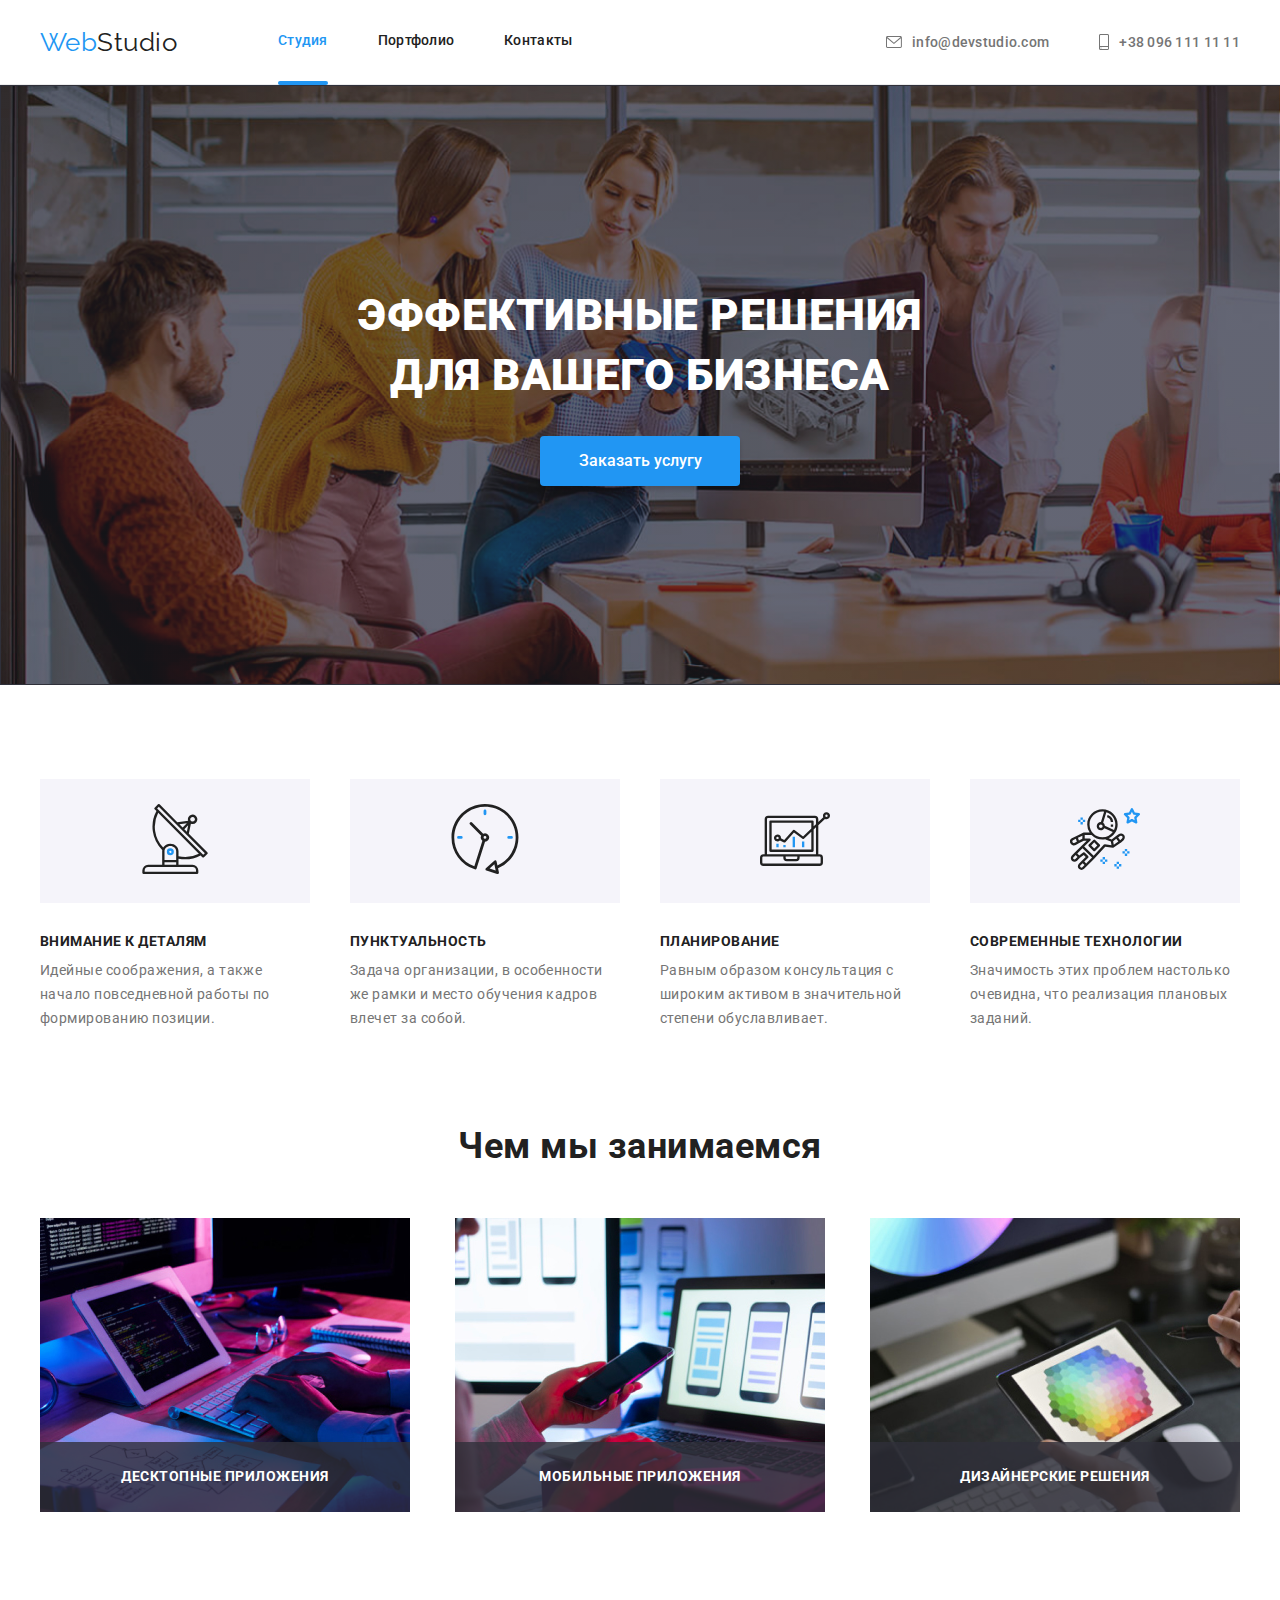
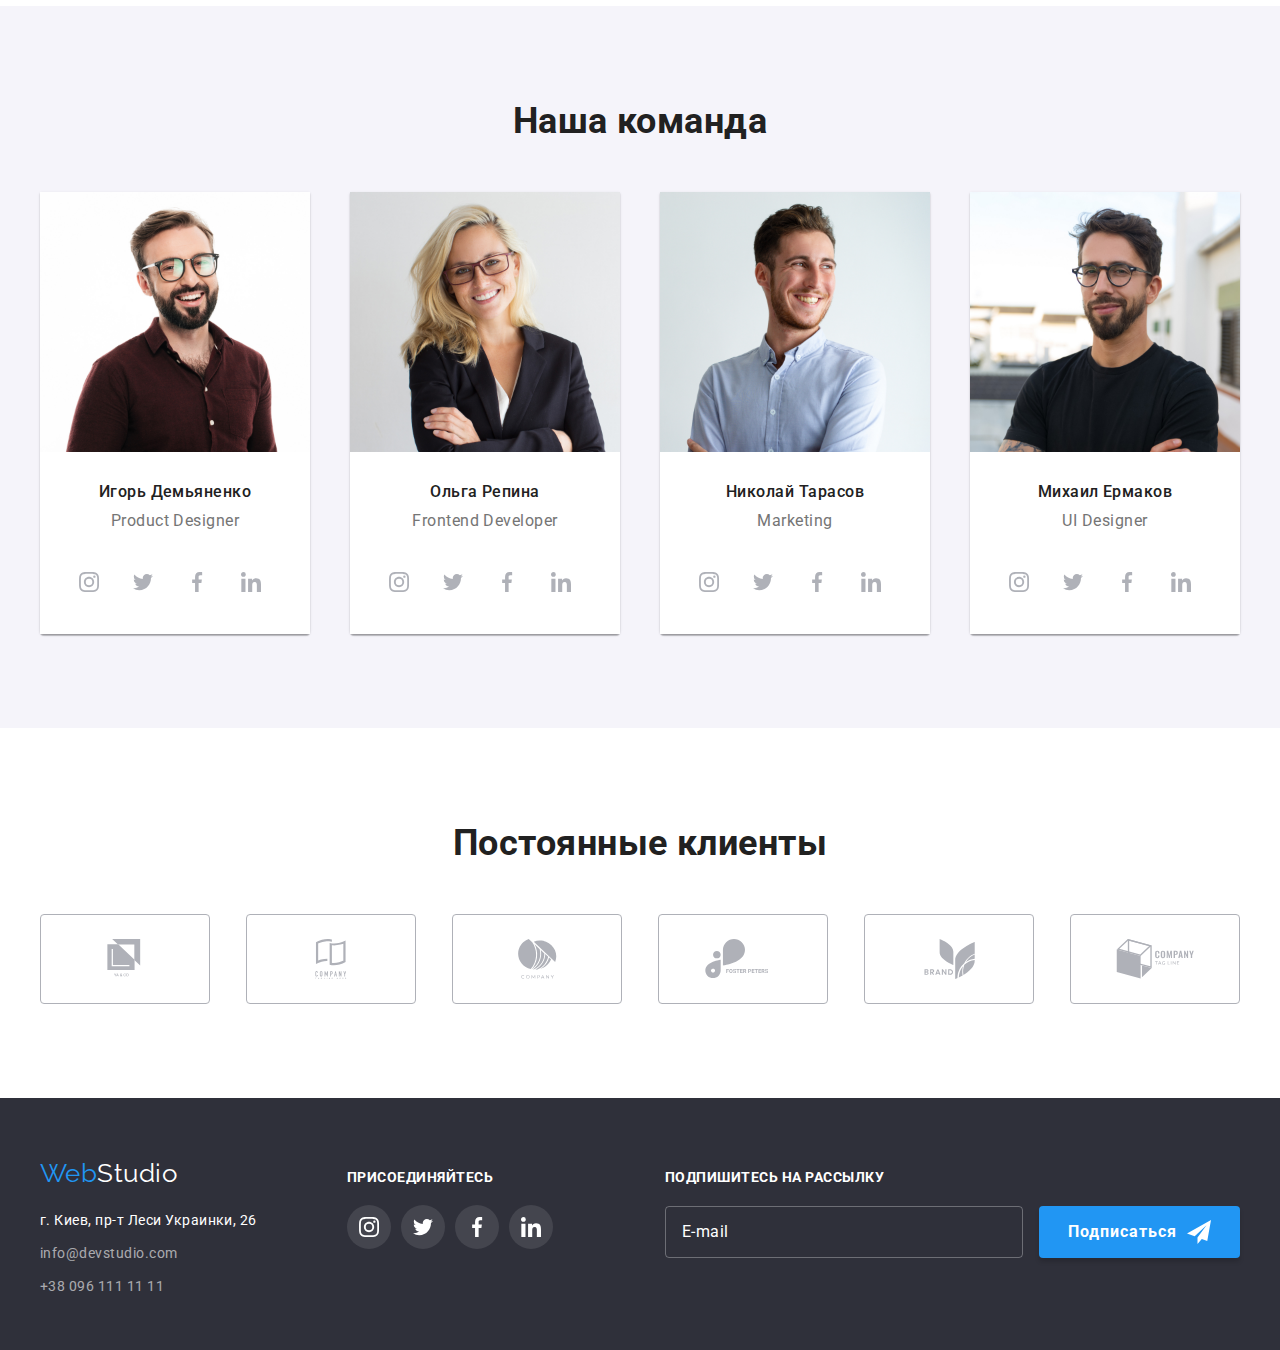
<file: index.html>
<!DOCTYPE html>
<html lang="ru">
    <head>
        <meta charset="UTF-8">
        <meta name="viewport" content="width=device-width, initial-scale=1.0">
        <title>Document</title>
        <link rel="preconnect" href="https://fonts.gstatic.com">
        <link rel="stylesheet" href="https://cdnjs.cloudflare.com/ajax/libs/animate.css/4.1.1/animate.min.css"/>
        <link href="https://fonts.googleapis.com/css2?family=Oleo+Script&family=Raleway:wght@700&family=Roboto:wght@400;500;700;900&display=swap" rel="stylesheet">
        <link rel="stylesheet" href="https://cdnjs.cloudflare.com/ajax/libs/modern-normalize/1.0.0/modern-normalize.min.css">
        <link rel="stylesheet" href="./css/main.min.css">
    </head>
    <body>
        <header class="header line">
            <div class="container">
                <nav class="site-nav">
                    <a href="./index.html" class="logo" aria-label="логотип сайта" lang="en"><span class="logo-accent">Web</span>Studio</a>
                    <ul class="site-nav-list">
                        <li class="item"><a href="./index.html" class="site-nav-link current">Студия</a></li>
                        <li class="item"><a href="./portfolio.html" class="site-nav-link">Портфолио</a></li>
                        <li class="item"><a href="" class="site-nav-link">Контакты</a></li>
                    </ul>
                    <ul class="site-nav-list-address">
                        <li class="item">
                            <a href="info@devstudio.com" class="site-nav-link mail">
                                <svg class="mail-svg" width="16px" height="12px">
                                    <use href="./images/sprite.svg#icon-envelope-hover"></use>
                                </svg>
                            info@devstudio.com </a>
                        </li>
                        <li class="item">
                            <a href="mailto:tel:+380961111111" class="site-nav-link number">
                                <svg class="number-svg" width="10px" height="16px">
                                    <use href="./images/sprite.svg#icon-smartphone"></use>
                                </svg>
                            +38 096 111 11 11
                            </a>
                        </li>
                    </ul>  
                </nav>
            </div>
        </header>
        
        <main>
            <section class="hero">
                <div class="container hero-box">
                    <h1 class="hero-title">ЭФФЕКТИВНЫЕ РЕШЕНИЯ <br> ДЛЯ ВАШЕГО БИЗНЕСА</h1>
                        <button type="button" class="button-one" data-modal-open>Заказать услугу</button>
                </div>
                
            </section>
            
            <section class="section-skills">
                <div class="container feature-item">
                    <ul class="feature-list">
                        <li class="item">
                            <div class="section-skills__background">
                                <svg width="70px" height="70px">
                                    <use href="./images/sprite.svg#icon-antenna-1"></use>
                                </svg>
                            </div>
                            <h2 class="section-title">Внимание к деталям</h2>
                            <p class="text">
                                Идейные соображения, а также начало повседневной работы по формированию позиции.
                            </p>
                        </li>
                        <li class="item">
                            <div class="section-skills__background">
                                <svg width="70px" height="70px">
                                    <use href="./images/sprite.svg#icon-clock-1-1"></use>
                                </svg>
                            </div>
                            <h2 class="section-title">Пунктуальность</h2>
                            <p class="text">
                                Задача организации, в особенности же рамки и место обучения кадров влечет за собой.  
                            </p>
                        </li> 
                        <li class="item">
                            <div class="section-skills__background">
                                <svg width="70px" height="70px">
                                    <use href="./images/sprite.svg#icon-diagram-1"></use>
                                </svg>
                            </div>
                            <h2 class="section-title">Планирование</h2>
                            <p class="text">
                                Равным образом консультация с широким активом в значительной степени обуславливает. 
                            </p>
                        </li>
                        <li class="item">
                            <div class="section-skills__background">
                                <svg width="70px" height="70px">
                                    <use href="./images/sprite.svg#icon-astronaut-1"></use>
                                </svg>
                            </div>
                            <h2 class="section-title">Современные технологии</h2>
                            <p class="text">
                                Значимость этих проблем настолько очевидна, что реализация плановых заданий.
                            </p>
                        </li>
                    </ul>
                </div>
            </section>
            <section class="section-images">
                <div class="container">
                    <h2 class="section-images-title">Чем мы занимаемся</h2>
                    <ul class="activity-list">
                        <li class="section-images-link">
                            <img 
                            src="images/img.1.jpg" 
                            alt="Десктопные приложения"
                            width="370"
                            height="294">
                            <p class="position">Десктопные приложения</p>
                        </li>
                        <li class="section-images-link">
                            <img 
                            src="images/img.2.jpg" 
                            alt="Мобильные приложения"
                            width="370"
                            height="294">
                            <p class="position">Мобильные приложения</p>
                        </li>
                        <li class="section-images-link">
                            <img 
                            src="images/img.3.jpg"alt="Дизайнерские решения"
                            width="370"
                            height="294">
                            <p class="position">Дизайнерские решения</p>
                        </li>
                    </ul>  
                </div>
            </section> 
            <section class="section-team">
                <div class="container">
                    <h2 class="section-team-title">Наша команда</h2>
                    <ul class="team-list"> 
                        <li class="team-list-link">
                            <img src="images/img1.jpg" alt="Игорь Демьяненко"
                            width="270"
                            height="260">
                            <div class="team-title-info" >
                                <h3 class="team-title-name">Игорь Демьяненко</h3>
                                <p class="team-title-skills">
                                    <span lang="en">Product Designer</span>
                                </p>
                                <ul class="team-icon">
                                    <li class="svg-list-link">
                                        <a href="" class="svg-list-item team"> 
                                            <svg class="svg-list-icon team">
                                                <use href="./images/sprite.svg#icon-instagram-2"></use>
                                            </svg>
                                        </a>
                                    </li>
                                    <li class="svg-list-link">
                                        <a href="" class="svg-list-item team"> 
                                            <svg class="svg-list-icon team">
                                                <use href="./images/sprite.svg#icon-twitter-1"></use>
                                            </svg>
                                        </a>
                                    </li>
                                    <li class="svg-list-link">
                                        <a href="" class="svg-list-item team"> 
                                            <svg class="svg-list-icon team">
                                                <use href="./images/sprite.svg#icon-facebook-1"></use>
                                            </svg >
                                        </a>
                                    </li>
                                    <li class="svg-list-link"> 
                                        <a href="" class="svg-list-item team"> 
                                            <svg class="svg-list-icon team">
                                                <use href="./images/sprite.svg#icon-linkedin-1"></use>
                                            </svg>
                                        </a>
                                    </li>  
                                </ul>
                            </div>
                        </li>
                        <li class="team-list-link">
                            <img src="images/img2.jpg" alt="Ольга Репина"
                            width="270"
                            height="260">
                            <div class="team-title-info" >
                                <h3 class="team-title-name">Ольга Репина</h3>
                                <p class="team-title-skills">
                                    <span lang="en">Frontend Developer</span>
                                </p>
                                <ul class="team-icon">
                                    <li class="svg-list-link">
                                        <a href="" class="svg-list-item team"> 
                                            <svg class="svg-list-icon team">
                                                <use href="./images/sprite.svg#icon-instagram-2"></use>
                                            </svg>
                                        </a>
                                    </li>
                                    <li class="svg-list-link">
                                        <a href="" class="svg-list-item team"> 
                                            <svg class="svg-list-icon team">
                                                <use href="./images/sprite.svg#icon-twitter-1"></use>
                                            </svg>
                                        </a>
                                    </li>
                                    <li class="svg-list-link">
                                        <a href="" class="svg-list-item team"> 
                                            <svg class="svg-list-icon team">
                                                <use href="./images/sprite.svg#icon-facebook-1"></use>
                                            </svg >
                                        </a>
                                    </li>
                                    <li class="svg-list-link"> 
                                        <a href="" class="svg-list-item team"> 
                                            <svg class="svg-list-icon team">
                                                <use href="./images/sprite.svg#icon-linkedin-1"></use>
                                            </svg>
                                        </a>
                                    </li>  
                                </ul>
                            </div>
                        </li>
                        <li class="team-list-link">
                            <img src="images/img3.jpg" alt="Николай Тарасов"
                            width="270"
                            height="260">
                            <div class="team-title-info" >
                                <h3 class="team-title-name">Николай Тарасов</h3>
                                <p class="team-title-skills">
                                    <span lang="en">Marketing</span>
                                </p>
                                <ul class="team-icon">
                                    <li class="svg-list-link">
                                        <a href="" class="svg-list-item team"> 
                                            <svg class="svg-list-icon team">
                                                <use href="./images/sprite.svg#icon-instagram-2"></use>
                                            </svg>
                                        </a>
                                    </li>
                                    <li class="svg-list-link">
                                        <a href="" class="svg-list-item team"> 
                                            <svg class="svg-list-icon team">
                                                <use href="./images/sprite.svg#icon-twitter-1"></use>
                                            </svg>
                                        </a>
                                    </li>
                                    <li class="svg-list-link">
                                        <a href="" class="svg-list-item team"> 
                                            <svg class="svg-list-icon team">
                                                <use href="./images/sprite.svg#icon-facebook-1"></use>
                                            </svg >
                                        </a>
                                    </li>
                                    <li class="svg-list-link"> 
                                        <a href="" class="svg-list-item team"> 
                                            <svg class="svg-list-icon team">
                                                <use href="./images/sprite.svg#icon-linkedin-1"></use>
                                            </svg>
                                        </a>
                                    </li>  
                                </ul>
                            </div>
                        </li>
                        <li class="team-list-link">
                            <img src="images/img4.jpg" alt="Михаил Ермаков"
                            width="270"
                            height="260">
                            <div class="team-title-info">
                                <h3 class="team-title-name">Михаил Ермаков</h3>
                                <p class="team-title-skills">
                                    <span lang="en">UI Designer</span>
                                </p>
                                
                                <ul class="team-icon">
                                    <li class="svg-list-link">
                                        <a href="" class="svg-list-item team"> 
                                            <svg class="svg-list-icon team">
                                                <use href="./images/sprite.svg#icon-instagram-2"></use>
                                            </svg>
                                        </a>
                                    </li>
                                    <li class="svg-list-link">
                                        <a href="" class="svg-list-item team"> 
                                            <svg class="svg-list-icon team">
                                                <use href="./images/sprite.svg#icon-twitter-1"></use>
                                            </svg>
                                        </a>
                                    </li>
                                    <li class="svg-list-link">
                                        <a href="" class="svg-list-item team"> 
                                            <svg class="svg-list-icon team">
                                                <use href="./images/sprite.svg#icon-facebook-1"></use>
                                            </svg >
                                        </a>
                                    </li>
                                    <li class="svg-list-link"> 
                                        <a href="" class="svg-list-item team"> 
                                            <svg class="svg-list-icon team">
                                                <use href="./images/sprite.svg#icon-linkedin-1"></use>
                                            </svg>
                                        </a>
                                    </li>  
                                </ul>

                            </div>
                        </li>
                    </ul>
                </div>
            </section>
            <section class="customers">
                <div class="container">
                    <h2 class="section-customers-title">Постоянные клиенты</h2>
                    <ul class="customers-list">
                        <li class="customers-list-link">
                            <a href="" class="customers-list-item"> 
                                <svg class="customers-svg" width="45" height="50">
                                    <use href="./images/sprite.svg#icon-logo-1"></use>
                                </svg>
                            </a>
                        </li>
                        <li class="customers-list-link">
                            <a href="" class="customers-list-item"> 
                                <svg class="customers-svg" width="40" height="50">
                                    <use href="./images/sprite.svg#icon-logo-2"></use>
                                </svg>
                            </a>
                        </li>
                        <li class="customers-list-link">
                            <a href="" class="customers-list-item"> 
                                <svg class="customers-svg" width="41" height="43">
                                    <use href="./images/sprite.svg#icon-logo-3"></use>
                                </svg>
                            </a>
                        </li>
                        <li class="customers-list-link">
                            <a href="" class="customers-list-item"> 
                                <svg class="customers-svg" width="79.66" height="y">
                                    <use href="./images/sprite.svg#icon-logo-4"></use>
                                </svg>
                            </a>
                        </li>
                        <li class="customers-list-link">
                            <a href="" class="customers-list-item"> 
                                <svg class="customers-svg" width="59" height="47">
                                    <use href="./images/sprite.svg#icon-logo-5"></use>
                                </svg>
                            </a>
                        </li>
                        <li class="customers-list-link"> 
                            <a href="" class="customers-list-item"> 
                                <svg class="customers-svg" width="89px" height="46px">
                                    <use href="./images/sprite.svg#icon-logo-6"></use>
                                </svg>
                            </a>
                        </li>
                    </ul>
                </div>
            </section>
        </main>

        <footer class="footer">
            <div class="container">
                
                <address class="address-icon">
                    <div>
                        <a href="./index.html" class="logo" aria-label="логотип сайта" lang="en"><span class="logo-accent">Web</span><span class="footer-logo">Studio</span></a>
                        <ul class="footer-list-address">
                            <li class="footer-address">
                                <a href="https://goo.gl/maps/ttQcyeFYQjjGrUDe8" class="footer-list-link address">г. Киев, пр-т Леси Украинки, 26</a> 
                            </li>
                            <li class="footer-address">
                                <a href="mailto:info@devstudio.com" class="footer-list-link">info@devstudio.com</a>
                             </li>
                             <li class="footer-address">
                                <a href="tel:+380961111111" class="footer-list-link">+38 096 111 11 11</a>
                            </li>
                        </ul>
                    </div>
                    <div class="address-box">
                        <p class="join">Присоединяйтесь</p>
                        <ul class="svg-icon">
                            <li class="svg-list-link">
                                <a href="" class="svg-list-item"> 
                                    <svg class="svg-list-icon">
                                        <use href="./images/sprite.svg#icon-instagram-2"></use>
                                    </svg>
                                </a>
                            </li>
                            <li class="svg-list-link">
                                <a href="" class="svg-list-item"> 
                                    <svg class="svg-list-icon">
                                        <use href="./images/sprite.svg#icon-twitter-1"></use>
                                    </svg>
                                </a>
                            </li>
                            <li class="svg-list-link">
                                <a href="" class="svg-list-item"> 
                                    <svg class="svg-list-icon">
                                        <use href="./images/sprite.svg#icon-facebook-1"></use>
                                    </svg >
                                </a>
                            </li>
                            <li class="svg-list-link"> 
                                <a href="" class="svg-list-item"> 
                                    <svg class="svg-list-icon">
                                        <use href="./images/sprite.svg#icon-linkedin-1"></use>
                                    </svg>
                                </a>
                            </li>  
                        </ul>
                    </div>

                    <div class="footer-box">
                        <form class="footer-form">
                            <p class="footer-form-paragraph">Подпишитесь на рассылку</p>
                            <input type="email" name="email" id="email" class="e-mail" placeholder="E-mail">
                            <button type="submit" class="footer-form-button">Подписаться
                                <svg class="footer-form-icon" width="24px" height="24px">
                                    <use href="./images/sprite.svg#icon-icon-send"></use>
                                </svg>
                            </button>
                        </form>
                    </div>
                </address>
            </div>
        </footer>

        <div class="backdrop is-hidden" data-modal>
            <div class="modal animate__zoomIn">
                <button class="close-btn" data-modal-close>
                    <svg class="close-icon" width="18px" height="18px">
                        <use href="./images/sprite.svg#icon-close-black-18dp-2-1"></use>
                    </svg>
                </button>
                
                <div class="form">
                    <form action=""></form>
                        <h2 class="modal-title">Оставьте свои данные, мы вам перезвоним</h2>
                        <div>
                            <label for="name" class="form-label">
                                <span class="form-lable">Имя</span>
                                <span class="form-lable-svg">
                                    <input type="text" class="form-input" name="name" id="name"/>
                                    <svg class="form-svg" width="18px" height="18px">
                                        <use href="./images/sprite.svg#icon-person-black-18dp-1"></use>
                                    </svg>
                                </span>
                            </label>

                            <label for="tel" class="form-label">
                                <span class="form-lable">Телефон</span>
                                <span class="form-lable-svg">
                                    <input type="tel" class="form-input" name="phone" id="phone"/>
                                    <svg class="form-svg" width="18px" height="18px">
                                        <use href="./images/sprite.svg#icon-phone-black-18dp-1"></use>
                                    </svg>
                                </span>
                            </label>
                            
                        
                            <label for="mail" class="form-label">
                                <span class="form-lable">Почта</span>
                                <span class="form-lable-svg">
                                    <input type="email" class="form-input" name="mail" id="mail"/>
                                    <svg class="form-svg" width="18px" height="18px">
                                        <use href="./images/sprite.svg#icon-email-black-18dp-1-1"></use>
                                    </svg>
                                </span>
                            </label>
                            
                            
                       
                            <label class="form-label" for="comment">
                                <span class="form-lable">Комментарий</span>
                                <textarea class="form-input comment" name="comment" id="comment" rows="7" placeholder="Введите текст"></textarea>

                            </label>
                            
                        
                            <div class="form-label-checkbox">
                                <input type="checkbox" name="checkbox" value="check" id="agree"/>
                                <label class="form-label check" for="agree">
                                    Соглашаюсь с рассылкой и принимаю<a class="conditions">Условия договора</a>
                                </label>
                            </div>
                            
                            <button class="button-one form-button" type="submit">Отправить</button>
                        </div>
                    </form>

                </div>
            </div>
        </div>

        <script src="./js/modal.js"></script>
        <script src="./js/menu.js"></script>
    </body>
</html>
</file>
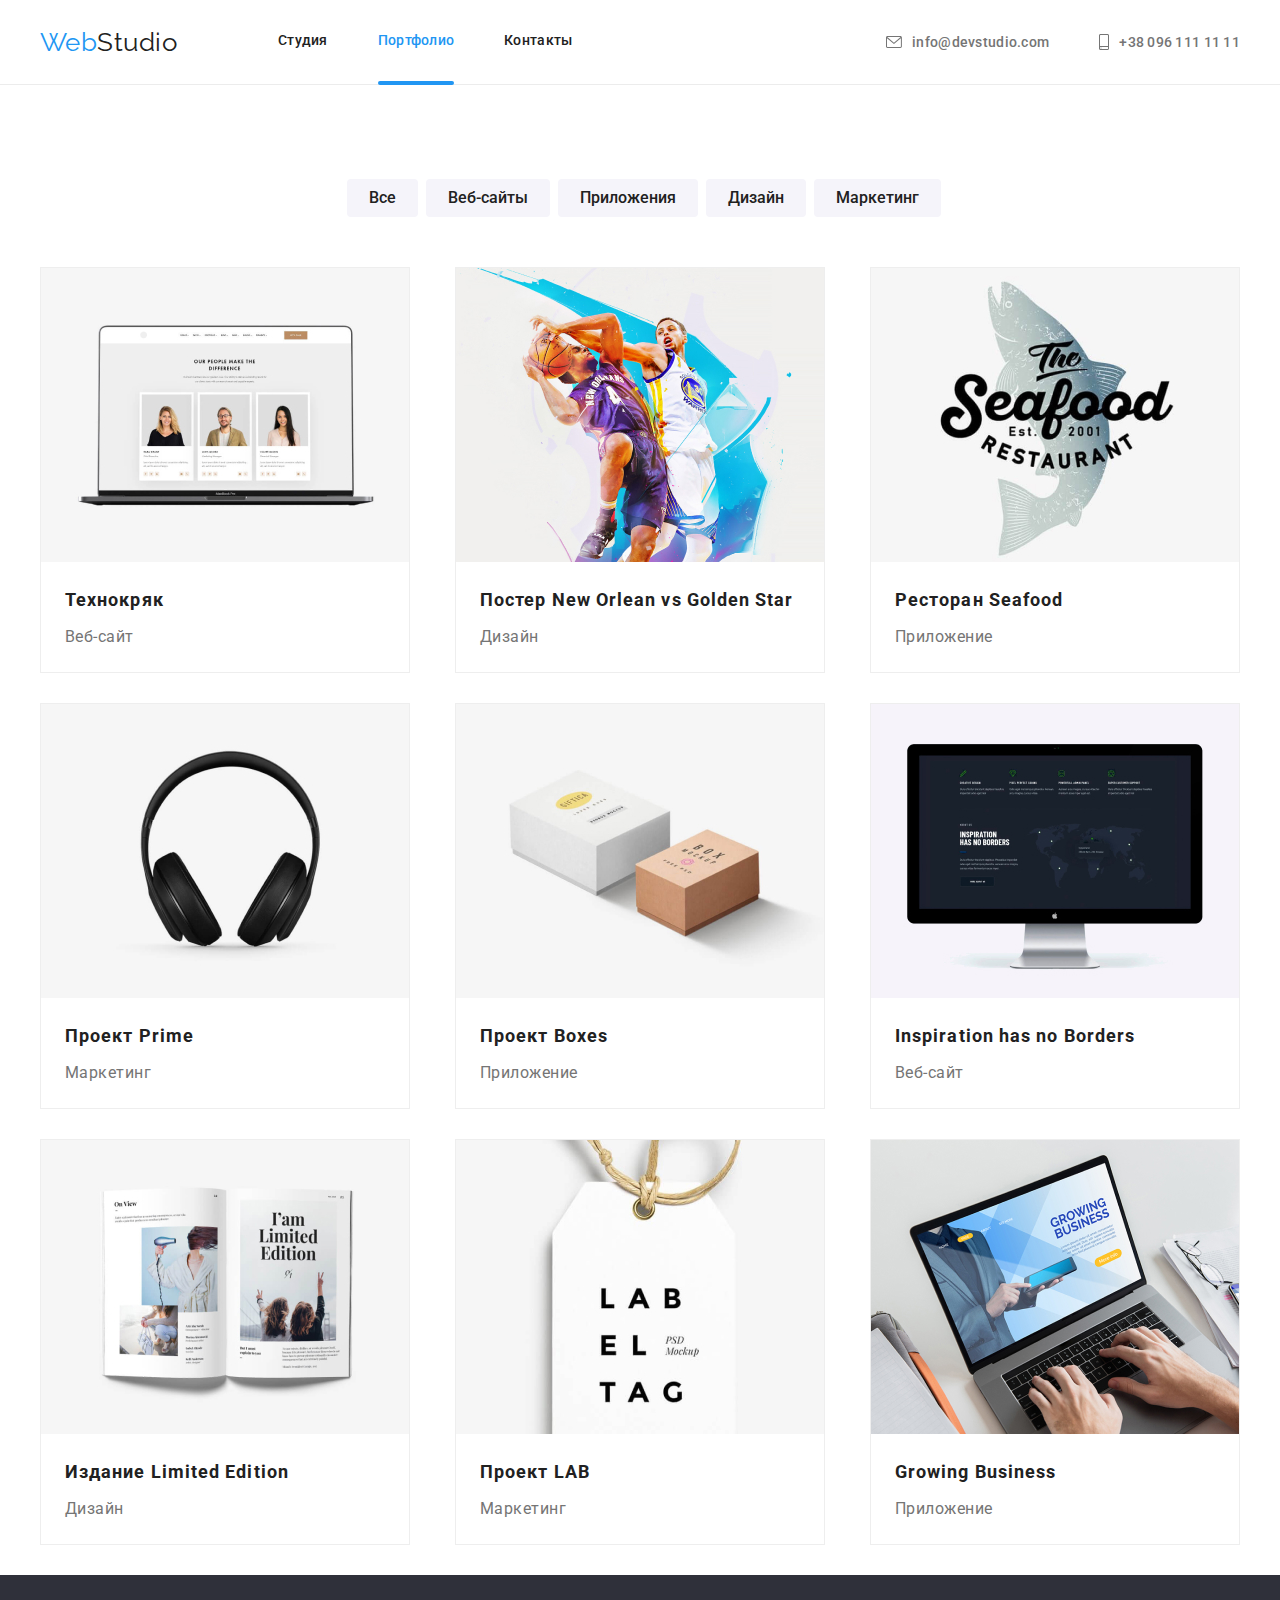
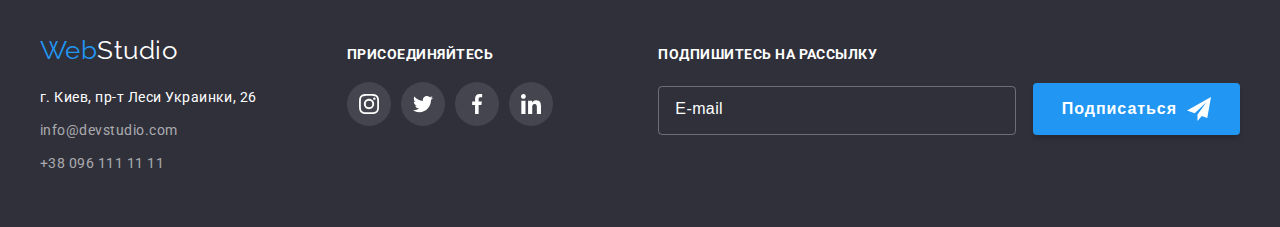
<file: portfolio.html>
<!DOCTYPE html>
<html lang="ru">
<head>
    <meta charset="UTF-8">
    <meta name="viewport" content="width=device-width, initial-scale=1.0">
    <title>Document</title>
    <link rel="preconnect" href="https://fonts.gstatic.com">
    <link href="https://fonts.googleapis.com/css2?family=Oleo+Script&family=Raleway:wght@700&family=Roboto:wght@400;500;700;900&display=swap" rel="stylesheet">
    <link href="https://cdnjs.cloudflare.com/ajax/libs/modern-normalize/1.0.0/modern-normalize.min.css">
    <link rel="stylesheet" href="./css/main.min.css">
</head>
<body>
    <header class="header line">
        <div class="container">
            <nav class="site-nav">
                <a href="./index.html" class="logo" aria-label="логотип сайта" lang="en"><span class="logo-accent">Web</span>Studio</a>
                <ul class="site-nav-list">
                    <li class="item"><a href="./index.html" class="site-nav-link">Студия</a></li>
                    <li class="item"><a href="./portfolio.html" class="site-nav-link current">Портфолио</a></li>
                    <li class="item"><a href="" class="site-nav-link">Контакты</a></li>
                </ul>
                <ul class="site-nav-list-address">
                    <li class="item">
                        <a href="info@devstudio.com" class="site-nav-link mail">
                            <svg class="mail-svg" width="16px" height="12px">
                                <use href="./images/sprite.svg#icon-envelope-hover"></use>
                            </svg>
                        info@devstudio.com </a>
                    </li>
                    <li class="item">
                        <a href="mailto:tel:+380961111111" class="site-nav-link number">
                            <svg class="number-svg" width="10px" height="16px">
                                <use href="./images/sprite.svg#icon-smartphone"></use>
                            </svg>
                        +38 096 111 11 11</a>
                    </li>
                </ul>   
            </nav>
        </div>
    </header>
    <main>
        <section>
            <h1 hidden="tru">Портфолио</h1>
            <div class="container">
                <ul class="line-button">
                    <li>
                        <button type="button" class="button primary secondary">Все</button> 
                    </li>
                    <li>
                        <button type="button" class="button primary secondary"> Веб-сайты</button> 
                    </li>
                    <li>
                        <button type="button" class="button primary secondary">Приложения</button> 
                    </li>
                    <li>
                        <button type="button" class="button primary secondary">Дизайн</button> 
                    </li>
                    <li>
                        <button type="button" class="button primary secondary">Маркетинг</button>
                    </li>
                </ul>

                <ul class="flex-container">
                    <li class="flex-element">
                        <a href="" class="portfolio-list">
                            <div class="portfolio-card">
                                <img src="images/img11.jpg" alt="Технокряк">
                                <p class="position-portfolio">Технокряк это современная площадка распространения коронавируса. Компании используют эту платформу для цифрового шпионажа и атак на защищённые сервера конкурентов.</p>
                            </div>
                            
                            <div class="portfolio-info">
                                <h2 class="force-name">Технокряк</h2>
                                <p class="force-text">Веб-сайт</p>
                            </div>
                        </a>

                    </li>

                    <li class="flex-element">
                        <a href="" class="portfolio-list">
                            <div class="portfolio-card">
                                <img src="images/img22.jpg" alt="Постер New Orlean vs Golden Star">
                                <p class="position-portfolio">Lorem ipsum dolor sit amet consectetur adipisicing elit. Sint iste laborum dignissimos omnis incidunt reprehenderit animi asperiores nulla quaerat expedita assumenda dolores, temporibus veritatis quam, aut eos? Fugit, eveniet eius.</p>
                            </div>
                            
                            <div class="portfolio-info">
                                <h2 class="force-name">Постер <span lang="en">New Orlean vs Golden Star</span></h2>
                                <p class="force-text">Дизайн</p>
                            </div>
                        </a>
                    </li>

                    <li class="flex-element">
                        <a href="" class="portfolio-list">
                            <div class="portfolio-card">
                                <img src="images/img33.jpg" alt="Ресторан Seafood">
                                <p class="position-portfolio">Lorem ipsum dolor sit amet consectetur adipisicing elit. Nemo deserunt quia vitae tenetur dolor, debitis facilis, quod ad pariatur velit cumque magni. Eaque, facere explicabo unde fugit cum impedit excepturi!</p>
                            </div>

                            <div class="portfolio-info">
                                <h2 class="force-name">Ресторан <span lang="en">Seafood</span></h2>
                                <p class="force-text">Приложение</p>
                            </div>
                        </a>
                    </li>

                    <li class="flex-element">
                        <a href="" class="portfolio-list">
                            <div class="portfolio-card">
                                <img src="images/img44.jpg" alt="Проект Prime">
                                <p class="position-portfolio">Lorem ipsum dolor sit, amet consectetur adipisicing elit. Nulla consequuntur accusamus voluptatum delectus, mollitia corrupti! Veniam tempore eligendi quo voluptate vitae, suscipit voluptatem ipsam iusto, possimus natus, architecto ab repellendus?</p>
                            </div>

                            <div class="portfolio-info">
                                <h2 class="force-name">Проект <span lang="en">Prime</span> </h2>
                                <p class="force-text">Маркетинг</p>
                            </div>
                        </a>
                    </li>

                    <li class="flex-element">
                        <a href="" class="portfolio-list">
                            <div class="portfolio-card">
                                <img src="images/img55.jpg" alt="Проект Boxes">
                                <p class="position-portfolio">Lorem ipsum dolor sit amet, consectetur adipisicing elit. Rerum, excepturi sint tempora ullam veniam, ut nisi odit inventore, facilis repellendus exercitationem. Sit praesentium eius placeat optio doloribus et quo accusantium.</p>
                            </div>
                            
                            <div class="portfolio-info">
                                    <h2 class="force-name">Проект <span lang="en">Boxes</span></h2>
                                <p class="force-text" >Приложение</p>
                            </div>
                        </a>
                    </li>

                    <li class="flex-element">
                        <a href="" class="portfolio-list">
                            <div class="portfolio-card">
                                <img src="images/img66.jpg" alt="Inspiration has no Borders">
                                <p class="position-portfolio">Lorem ipsum dolor sit amet consectetur adipisicing elit. Consequuntur doloribus odit, consequatur debitis fuga reprehenderit optio ipsam autem sunt et illo? Ipsa quam excepturi tenetur veritatis delectus dignissimos minima nesciunt?</p>
                            </div>
                            
                            <div class="portfolio-info">
                                    <h2 lang="en"class="force-name">Inspiration has no Borders</h2>
                                <p class="force-text" >Веб-сайт</p>
                            </div>
                        </a>
                    </li>

                    <li class="flex-element">
                        <a href="" class="portfolio-list">
                            <div class="portfolio-card">
                                <img src="images/img77.jpg" alt="Издание Limited Edition">
                                <p class="position-portfolio">Lorem ipsum dolor sit amet consectetur, adipisicing elit. Vel exercitationem earum reiciendis praesentium tenetur iusto in, illo rerum harum eos totam ipsam consequuntur, magni inventore ullam placeat, corporis adipisci nesciunt.</p>
                            </div>

                            <div class="portfolio-info">
                                <h2 class="force-name">Издание <span lang="en"> Limited Edition</span></h2>
                                <p class="force-text">Дизайн</p>
                            </div>
                        </a>
                    </li>

                    <li class="flex-element">
                        <a href="" class="portfolio-list">
                            <div class="portfolio-card">
                                <img src="images/img88.jpg" alt="Проект LAB">
                                <p class="position-portfolio">Lorem ipsum dolor sit amet consectetur adipisicing elit. Sint asperiores fuga enim laborum quod. Repellendus quis eveniet at? Placeat illo autem quidem. Fuga ullam possimus laudantium maxime officiis nulla molestiae.</p>
                            </div>
                            
                            <div class="portfolio-info">
                                <h2 class="force-name">Проект <span lang="en">LAB</span></h2>
                                <p class="force-text" >Маркетинг</p>
                            </div>
                        </a>
                    </li>

                    <li class="flex-element">
                        <a href="" class="portfolio-list">
                            <div class="portfolio-card">
                                <img src="images/img99.jpg" alt="Growing Business">
                                <p class="position-portfolio">Lorem ipsum dolor sit amet consectetur adipisicing elit. Illum atque hic praesentium animi natus recusandae cupiditate? Explicabo nam error atque at? Perspiciatis rem quia iste numquam fuga dignissimos cupiditate sit.</p>
                            </div>
                            
                            <div class="portfolio-info">
                                <h2 lang="en"class="force-name">Growing Business</h2>
                                <p class="force-text" >Приложение</p>
                            </div>
                        </a>
                    </li>

                </ul>
        </section>
    </main>
    <footer class="footer">
        <div class="container">
            <address class="address-icon">
                <div>
                    <a href="./index.html" class="logo" aria-label="логотип сайта" lang="en"><span class="logo-accent">Web</span><span class="footer-logo">Studio</span></a>
                    <ul class="footer-list-address">
                        <li class="footer-address">
                            <a href="https://goo.gl/maps/ttQcyeFYQjjGrUDe8" class="footer-list-link address">г. Киев, пр-т Леси Украинки, 26</a> 
                        </li>
                        <li class="footer-address">
                            <a href="mailto:info@devstudio.com" class="footer-list-link">info@devstudio.com</a>
                         </li>
                         <li class="footer-address">
                            <a href="tel:+380961111111" class="footer-list-link">+38 096 111 11 11</a>
                        </li>
                    </ul>
                </div>
                
                <div class="address-box">
                    <p class="join">Присоединяйтесь</p>
                    <ul class="svg-icon">
                        <li class="svg-list-link">
                            <a href="" class="svg-list-item"> 
                                <svg class="svg-list-icon">
                                    <use href="./images/sprite.svg#icon-instagram-2"></use>
                                </svg>
                            </a>
                        </li>
                        <li class="svg-list-link">
                            <a href="" class="svg-list-item"> 
                                <svg class="svg-list-icon">
                                    <use href="./images/sprite.svg#icon-twitter-1"></use>
                                </svg>
                            </a>
                        </li>
                        <li class="svg-list-link">
                            <a href="" class="svg-list-item"> 
                                <svg class="svg-list-icon">
                                    <use href="./images/sprite.svg#icon-facebook-1"></use>
                                </svg >
                            </a>
                        </li>
                        <li class="svg-list-link"> 
                            <a href="" class="svg-list-item"> 
                                <svg class="svg-list-icon">
                                    <use href="./images/sprite.svg#icon-linkedin-1"></use>
                                </svg>
                            </a>
                        </li>  
                    </ul>
                </div>

                <div class="footer-box">
                    <form class="footer-form">
                        <p class="footer-form-paragraph">Подпишитесь на рассылку</p>
                        <input type="email" name="email" id="email" class="e-mail" placeholder="E-mail">
                        <button type="submit" class="footer-form-button">Подписаться
                            <svg class="footer-form-icon" width="24px" height="24px">
                                <use href="./images/sprite.svg#icon-icon-send"></use>
                            </svg>
                        </button>
                    </form>
                </div>
            </address>
        </div>
    </footer>
</body>
</html>
</file>
<file: css/main.min.css>
:root{--primary-texst-color: rgba(117, 117, 117, 1);--title-texst-color: #212121;--accent-color: #2196F3;--primary-white-color: #FFFFFF;--primary-background-color: #e5e5e5;--icon-color: #AFB1B8;--timing-function: 250ms cubic-bezier(0.4, 0, 0.2, 1)}:root{-moz-tab-size:4;tab-size:4}h1,h2,h3,h4,p,ul{margin:0px;padding:0px}body{font-family:Roboto, sans-serif;letter-spacing:0.03em;margin:0}main{background-color:var(--primary-white-color)}ul{padding-inline-start:0px}li{list-style-type:none}a{text-decoration:none;transition:var(--timing-function)}.container{margin-left:auto;margin-right:auto;width:1200px;border:none}.site-nav{display:flex;align-items:center}.site-nav .item{outline:1px solid transparent}.site-nav .item+.item{margin-left:50px}.site-nav-list{display:flex;margin-left:93px}.site-nav-list-address{display:flex;margin-left:auto}.header{border-bottom:1px solid #ECECEC;background-color:var(--primary-white-color)}.header .line{height:0px;left:0px;top:80px;border:1px solid #ECECEC}.site-nav-link{display:block;color:var(--title-texst-color);font-weight:500;font-size:14px;line-height:16px;letter-spacing:0.02em;padding-top:32px;padding-bottom:32px}.site-nav-link:hover,.site-nav-link:focus{color:var(--accent-color)}.site-nav-link.mail{display:flex;align-items:center;font-style:normal;color:var(--primary-texst-color)}.site-nav-link.mail:hover,.site-nav-link.mail:focus{color:var(--accent-color)}.site-nav-link.number{display:flex;align-items:center;font-style:normal;color:var(--primary-text-color);fill:var(--title-texst-color)}.site-nav-link.number:hover,.site-nav-link.number:focus{color:var(--accent-color)}.mail-svg{fill:currentColor;margin-right:10px}.number-svg{fill:currentColor;margin-right:10px}.current::after{content:'';transform:translateY(33px);left:0;bottom:0px;display:block;width:100%;height:4px;border-radius:2px;background-color:var(--accent-color)}.current{color:var(--accent-color)}.hero-title{color:var(--primary-white-color);font-weight:900;font-size:44px;line-height:1.36;text-transform:uppercase}.hero{background-color:#2F303A;background-image:linear-gradient(rgba(47,48,58,0.4), rgba(47,48,58,0.4)),url("../images/hero.jpg");background-repeat:no-repeat;background-size:cover;border:1px solid transparent;min-height:600px;padding-top:200px}.container.hero-box{text-align:center}.button-one{display:inline-block;padding:10px 32px;border-radius:4px;text-align:center;min-width:200px;height:50px;margin-top:30px;color:var(--primary-white-color);background-color:var(--accent-color);font-weight:500;font-size:16px;line-height:1.62;border:none;border-radius:4px;cursor:pointer;box-shadow:0px 4px 4px rgba(0,0,0,0.15)}.button-one:hover,.button-one:focus{color:var(--primary-white-color);background-color:var(--accent-color)}.footer-box{margin-left:auto}.footer-form{margin-left:93px}.footer-form input::placeholder{font-weight:400;font-size:16px;color:var(--primary-white-color)}.footer-form-paragraph{font-weight:700;font-size:14px;line-height:1.14;text-transform:uppercase;font-style:normal;font-weight:bold;color:var(--primary-white-color);margin-bottom:20px}.e-mail{line-height:1.25;letter-spacing:0.03em;width:358px;padding-top:15px;padding-bottom:15px;padding-left:16px;border:1px solid rgba(255,255,255,0.3);border-radius:4px;background-color:transparent;margin-right:12px}.footer-form-button{display:inline-flex;align-items:center;font-weight:bold;font-size:16px;line-height:1.88;text-align:center;letter-spacing:0.06em;color:var(--primary-white-color);background-color:var(--accent-color);box-shadow:0px 4px 4px rgba(0,0,0,0.15);border-radius:4px;border:1px solid transparent;padding:10px 28px}.footer-form-icon{margin-left:10px}html{line-height:1.15;-webkit-text-size-adjust:100%}*,::after,::before{box-sizing:border-box}.footer{background:#2F303A;height:252px;padding-top:60px;padding-bottom:60px}.footer.logo{font-family:Raleway;font-style:normal}.footer-list-address{margin-top:20px;margin-right:10px}.footer-address{margin-top:9px}.footer-list-link{font-family:Roboto;font-style:normal;font-weight:400;font-style:400;font-size:14px;line-height:1.71;color:rgba(255,255,255,0.6)}.footer-list-link:hover,.footer-list-link:focus{color:var(--accent-color)}.footer-list-link.address:hover,.footer-list-link.address:focus{color:var(--accent-color)}.footer-list-link.address{color:var(--primary-white-color)}.join{margin-bottom:20px;font-weight:bold;font-size:14px;line-height:16px;font-style:normal;text-transform:uppercase;color:#FFFFFF}.site-nav-link.number:hover,.site-nav-link.number:focus{color:var(--accent-color)}.site-nav-link.number{color:#757575}.address-icon{display:flex;align-items:baseline;justify-content:flex-start}.svg-icon{display:flex}.svg-list-icon{width:20px;height:20px}.address-box{flex-direction:column-reverse;margin-left:80px}.svg-list-link{margin-right:10px;width:44px;height:44px}.svg-list-item{align-items:center;justify-content:center;display:inline-flex;padding:12px;width:44px;height:44px;background-color:rgba(255,255,255,0.1);border-radius:50%;fill:var(--primary-white-color)}.svg-list-item:hover,.svg-list-item:focus{color:var(--primary-white-color);background-color:var(--accent-color)}.section-customers-title{margin-bottom:50px;font-weight:bold;font-size:36px;line-height:1.17;text-align:center;color:var(--title-texst-color)}.customers-list-link{align-items:center;justify-content:center;display:inline-flex;box-sizing:border-box;border-radius:4px;cursor:pointer}.customers-list-item{display:flex;justify-content:center;align-items:center;width:170px;height:90px;border:1px solid var(--icon-color);fill:#AFB1B8;background-color:#fff;color:var(--icon-color);border-radius:4px}.customers-list-item:hover,.customers-list-item:focus{border-color:var(--accent-color);color:var(--accent-color)}.customers-svg{height:40px;fill:currentColor}.customers-list{display:flex;justify-content:space-between}.customers-list .customers-list-link+.customers-list-link{margin-left:30px}.customers{padding-top:94px;padding-bottom:94px}.section-images-title{font-weight:bold;font-size:36px;line-height:1.17;text-align:center;color:var(--title-texst-color);padding-bottom:50px}.activity-list{display:flex;flex-wrap:wrap;justify-content:space-between}.image-list .section-images-link+.section-images-link{margin-right:30px}.section-images{padding-bottom:94px}.section-images-link{position:relative}.position{display:block;position:absolute;width:100%;height:70px;left:0px;bottom:0px;align-items:center;text-transform:uppercase;position:absolute;padding-top:27px;padding-bottom:27px;font-style:normal;font-weight:bold;font-size:14px;line-height:1.14;text-align:center;text-transform:uppercase;color:var(--primary-white-color);background:rgba(47,48,58,0.8)}.section-skills__background{padding:25px 100px;margin-bottom:30px;background-color:#F5F4FA}.section-title{color:var(--title-texst-color);font-weight:700;font-size:14px;line-height:16px;text-transform:uppercase;margin-bottom:10px}.feature-list{display:flex;flex-wrap:wrap;justify-content:space-between}.text{width:270px;height:72px}.feature-list .text{font-style:400;font-size:14px;line-height:1.71;color:var(--primary-texst-color)}.item:nth-child(n+2){margin-left:30px}.container .feature-item .item+.item{margin-left:30}.section-skills{padding-top:94px;padding-bottom:94px;background-color:var(--primary-white-color)}.section-team{background-color:#F5F4FA;padding-top:94px;padding-bottom:94px}.section-team-title{font-weight:bold;font-size:36px;line-height:1.17;text-align:center;color:var(--title-texst-color)}.team-list{display:flex;flex-wrap:wrap;justify-content:space-between;padding-top:50px}.team-title-name{font-weight:500;font-size:16px;line-height:19px;color:var(--title-texst-color);padding-top:30px;padding-bottom:10px}.team-title-skills{font-weight:400;font-size:16px;line-height:19px;color:var(--primary-texst-color);padding-bottom:30px}.team-title-info{background-color:var(--primary-white-color);text-align:center;min-width:108px;align-items:center}.team-list .team-list-link+.team-list-link{margin-left:30px}.team-list-link{box-shadow:0px 1px 3px rgba(0,0,0,0.12),0px 1px 1px rgba(0,0,0,0.14),0px 2px 1px rgba(0,0,0,0.2);border-radius:0px 0px 4px 4px}.team-icon{align-items:center;justify-content:center;display:inline-flex;padding-bottom:30px}.team-icon.team{--icon-color: currentColor}.svg-list-item.team{fill:var(--icon-color)}.svg-list-item.team:hover,.svg-list-item.team:focus{background-color:var(--accent-color);fill:var(--primary-white-color)}.force-name{font-weight:700;font-size:18px;line-height:2;letter-spacing:0.06em;color:var(--title-texst-color)}.force-text{font-weight:400;font-size:16px;line-height:1.875;letter-spacing:0.03em;color:var(--primary-texst-color);margin-top:4px}.flex-container{display:flex;flex-wrap:wrap;justify-content:space-between}.portfolio-info{background-color:var(--primary-white-color);padding-top:20px;padding-bottom:20px;padding-left:24px;padding-right:24px}img{display:block}.flex-element{width:370px;margin-bottom:30px;border:1px solid #eeeeee}.flex-element:nth-child(3n){margin-right:0px}.portfolio-list{display:flex;flex-direction:column;background:#FFFFFF;box-sizing:border-box;margin-top:30px}.portfolio-list:hover,.portfolio-list:focus{box-shadow:0px 1px 1px rgba(0,0,0,0.12),0px 4px 4px rgba(0,0,0,0.06),1px 4px 6px rgba(0,0,0,0.16)}.portfolio-list:nth-child(-n+3){margin-top:0}.portfolio-list:hover .position-portfolio,.portfolio-list:focus .position-portfolio{opacity:1;transform:translateY(0)}.flex-container:nth-last-child(-n+3){margin-bottom:0px}.portfolio-card{position:relative;overflow:hidden}.position-portfolio{content:'';display:block;position:absolute;width:100%;height:100%;left:0px;bottom:0px;align-items:center;opacity:0;padding-left:23px;padding-right:23px;padding-top:63px;padding-bottom:63px;font-style:normal;font-weight:normal;font-size:18px;line-height:1.555;color:var(--primary-white-color);background:rgba(33,150,243,0.9);transition:var(--timing-function);overflow:hidden;transform:translateY(100%)}.line-button{display:flex;justify-content:center;margin-top:94px;margin-bottom:50px}.button.primary.secondary{display:inline-block;padding:6px 22px;border-radius:4px;background-color:#f5f4fa;color:var(--title-texst-color);border:transparent;text-align:center;margin-left:8px;border:none;border-radius:4px;font-family:Roboto;font-style:normal;font-weight:500;font-size:16px;line-height:1.62;cursor:pointer;transition:var(--timing-function)}.button.primary:hover,.button.primary:focus{color:var(--primary-white-color);background-color:var(--accent-color)}.is-hidden{visibility:hidden;opacity:0;pointer-events:none}.modal{position:absolute;top:50%;left:50%;transform:translate(-50%, -50%);width:528px;min-height:581px;background-color:var(--primary-white-color);border-radius:4px;animation-duration:1000ms;animation-iteration-count:1;animation-iteration-count:1}.close-btn{position:absolute;top:8px;right:8px;bottom:8px;width:30px;height:30px;background-color:var(--primary-white-color);border:1px solid rgba(0,0,0,0.1);border-radius:50%}.close-btn:hover .close-icon,.close-btn:hover .close-icon{fill:var(--accent-color)}.close-icon{position:absolute;top:50%;left:50%;transform:translate(-50%, -50%);fill:#000000;transition:var(--timing-function)}.modal-title{font-style:normal;font-weight:bold;font-size:20px;line-height:23px;text-align:center;margin-bottom:12px}.form{padding:40px}.form-input{width:100%;padding:12px 16px;border:1px solid rgba(33,33,33,0.2);border-radius:4px;resize:none;margin:0;font:inherit;padding-left:42px}.form-input.comment{width:100%;padding:12px 16px;border:1px solid rgba(33,33,33,0.2);border-radius:4px;resize:none;margin:0;font:inherit}.form-input:focus+.form-label,.form-input:not(:placeholder-shown)+.form-label{transform:translateY(-50px)}.form-input:focus,.form-input:hover{outline:none;border-color:var(--accent-color);transition:var(--timing-function)}.form-input:hover+.form-svg,.form-input:focus+.form-svg{fill:var(--accent-color);transition:var(--timing-function)}.button-one.form-button{display:block;margin:auto}.form-lable{font-weight:normal;font-size:12px;line-height:1.16;color:#757575;margin-left:5px;cursor:pointer}.form-lable.check{font-weight:normal;font-size:12px;line-height:1.16;color:#757575}.conditions{text-decoration-skip-ink:none;font-size:12px;line-height:1.71;color:var(--accent-color);text-decoration:underline;display:inline-block}.form-label-checkbox{text-align:center;padding-top:25px;padding-bottom:30px}.form-svg{position:absolute;left:15px;top:33%}.form-lable-svg{position:relative;display:block;margin-top:4px;margin-bottom:10px}.logo{color:var(--title-texst-color);width:145px;height:31px;left:215px;top:24px;font-family:Raleway;font-size:26px;line-height:1.2;font-style:normal}.logo-accent{color:var(--accent-color)}.footer-logo{color:var(--primary-white-color)}.backdrop{position:fixed;cursor:not-allowed;left:0;top:0;width:100%;height:100%;background-color:rgba(0,0,0,0.5);transition:1000ms cubic-bezier(0.4, 0, 0.2, 1);z-index:100}
/*# sourceMappingURL=main.min.css.map */
</file>
